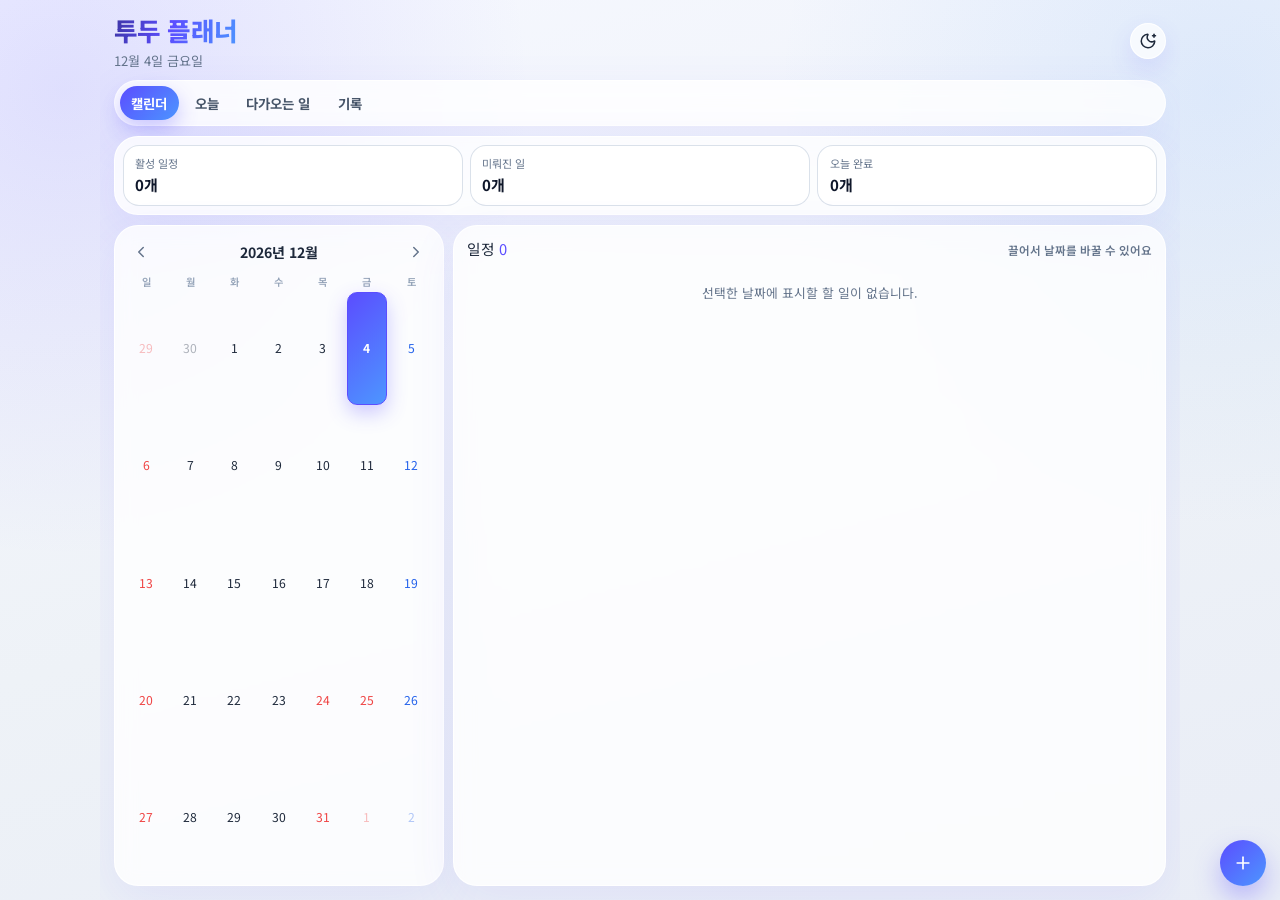
<file: ToDo-APP/index.html>
<!doctype html>
<html lang="ko">
<head>
  <meta charset="UTF-8" />
  <link rel="icon" type="image/svg+xml" href="/vite.svg" />
  <meta name="viewport" content="width=device-width, initial-scale=1.0" />
  <script>
    (function restoreThemePreference() {
      var themeKey = 'todoTheme';

      try {
        var storedTheme = localStorage.getItem(themeKey);
        var theme = storedTheme === 'dark' || storedTheme === 'light'
          ? storedTheme
          : (window.matchMedia && window.matchMedia('(prefers-color-scheme: dark)').matches ? 'dark' : 'light');

        document.documentElement.dataset.theme = theme;
        document.documentElement.style.colorScheme = theme;
      } catch (error) {
        document.documentElement.dataset.theme = 'light';
        document.documentElement.style.colorScheme = 'light';
      }
    })();
  </script>
  <script>
    (function restoreSpaRouteFromQuery() {
      var url = new URL(window.location.href);
      var route = url.searchParams.get('p');
      if (!route) return;

      var query = url.searchParams.get('q');
      var basePath = window.location.pathname.replace(/\/$/, '');
      var nextPath = basePath + decodeURIComponent(route);

      if (query) {
        nextPath += '?' + decodeURIComponent(query);
      }

      if (window.location.hash) {
        nextPath += window.location.hash;
      }

      window.history.replaceState(null, '', nextPath);
    })();
  </script>
  <title>투두 캘린더</title>
  <link rel="preconnect" href="https://fonts.googleapis.com" />
  <link rel="preconnect" href="https://fonts.gstatic.com" crossorigin />
  <link
    href="https://fonts.googleapis.com/css2?family=Noto+Sans+KR:wght@300;400;500;700;900&display=swap"
    rel="stylesheet"
  />
  <link href="https://fonts.googleapis.com/icon?family=Material+Icons+Round" rel="stylesheet" />
  <script type="module" crossorigin src="/ToDo-APP/assets/index-DtNVHnWe.js"></script>
  <link rel="stylesheet" crossorigin href="/ToDo-APP/assets/index-DPhPnJwX.css">
</head>
<body>
  <div id="root"></div>
</body>
</html>
</file>
<file: ToDo-APP/assets/index-DPhPnJwX.css>
.app-shell{min-height:100dvh;height:100dvh;background:var(--app-shell-bg);transition:background .3s ease;overflow:hidden}.calendar-page,.add-page{min-height:100dvh;height:100dvh;width:100%;overflow:hidden}.calendar-layout{max-width:1080px;margin:0 auto;height:100%;padding:.7rem .85rem .85rem;display:grid;gap:.6rem;grid-template-columns:minmax(250px,330px) minmax(0,1fr);grid-template-rows:auto auto auto minmax(0,1fr);align-content:stretch;overflow:hidden}.panel{background:var(--panel-bg);border:1px solid var(--panel-border);border-radius:24px;box-shadow:var(--panel-shadow);-webkit-backdrop-filter:blur(10px);backdrop-filter:blur(10px);transition:background-color .3s ease,border-color .3s ease,box-shadow .3s ease;min-height:0}.page-header{grid-column:1 / -1;display:flex;justify-content:space-between;align-items:center;gap:.55rem}.page-title-block{display:grid;gap:.18rem}.page-header-actions,.add-header-actions{display:inline-flex;align-items:center;justify-content:flex-end;gap:.45rem;flex:0 0 auto;margin-left:auto}.page-title{margin:0;font-size:clamp(1.42rem,2vw,1.95rem);font-weight:800;letter-spacing:-.02em;background:linear-gradient(110deg,#3c34a2,#5b4dff 45%,#4d96ff);-webkit-background-clip:text;background-clip:text;color:transparent}.page-subtitle{margin:0;color:var(--text-muted);font-size:.82rem;line-height:1.35}.view-switcher,.summary-strip{grid-column:1 / -1}.view-switcher{padding:.32rem;display:flex;flex-wrap:wrap;gap:.28rem}.view-switcher-btn{min-height:34px;padding:0 .72rem;border-radius:999px;background:transparent;color:var(--text-secondary);font-size:.84rem;font-weight:700;transition:.18s ease}.view-switcher-btn:hover{background:var(--accent-soft);color:var(--accent)}.view-switcher-btn.is-active{background:var(--accent-strong);color:#fff;box-shadow:var(--accent-shadow)}.summary-strip{padding:.5rem}.summary-grid{display:grid;grid-template-columns:repeat(3,minmax(0,1fr));gap:.45rem}.summary-card{padding:.56rem .72rem;border-radius:16px;border:1px solid var(--card-border);background:var(--card-bg)}.summary-card p{margin:0;font-size:.69rem;color:var(--text-muted)}.summary-card strong{display:block;margin-top:.16rem;font-size:.94rem;color:var(--text-contrast)}.calendar-card{height:100%;padding:.72rem;display:flex;flex-direction:column;min-height:0}.focus-info-panel{height:100%;padding:.8rem;display:grid;gap:.85rem;align-content:start;overflow:auto}.focus-copy{display:grid;gap:.55rem}.focus-copy h2{margin:0;font-size:.92rem}.focus-copy p,.focus-note-list p{margin:0;color:var(--text-secondary);line-height:1.45;font-size:.8rem}.focus-note-list{display:grid;gap:.6rem}.focus-note-list p{padding:.56rem .66rem;border-radius:14px;background:var(--surface-strong);border:1px solid var(--surface-strong-border)}.calendar-toolbar{display:flex;align-items:center;justify-content:space-between;margin-bottom:.4rem}.calendar-title{font-size:.88rem;color:var(--text-primary)}.calendar-nav{width:30px;height:30px;display:inline-flex;align-items:center;justify-content:center;border-radius:999px;color:var(--text-muted);background:transparent;transition:.2s ease}.calendar-nav:hover{background:var(--accent-soft);color:var(--accent)}.calendar-weekdays{display:grid;grid-template-columns:repeat(7,minmax(0,1fr));gap:4px;margin-bottom:.16rem}.calendar-days-grid{display:grid;grid-template-columns:repeat(7,minmax(0,1fr));grid-auto-rows:minmax(0,1fr);gap:4px;flex:1 1 auto;min-height:0}.calendar-weekday{text-align:center;font-size:.64rem;color:var(--text-soft);font-weight:600;padding-bottom:0}.calendar-day{position:relative;min-height:0;border-radius:10px;font-size:.76rem;color:var(--text-primary);display:flex;align-items:center;justify-content:center;background:transparent;transition:.18s ease;padding:.18rem 0}.calendar-day:hover:not(.is-disabled){background:var(--accent-soft)}.calendar-day.is-disabled{opacity:.35}.calendar-day.is-today{border:1px solid var(--accent);font-weight:700}.calendar-day.is-selected{background:var(--accent-strong);color:#fff;box-shadow:var(--accent-shadow)}.calendar-day.is-drop-target{outline:2px dashed var(--accent);outline-offset:-2px;background:var(--accent-soft-strong)}.calendar-day.is-holiday,.calendar-day.is-sunday{color:#ef4444}.calendar-day.is-saturday{color:#2563eb}.calendar-day.is-selected.is-holiday,.calendar-day.is-selected.is-sunday,.calendar-day.is-selected.is-saturday{color:#fff}.calendar-dot{position:absolute;bottom:5px;width:5px;height:5px;border-radius:999px}.calendar-dot.complete{background:#10b981}.calendar-dot.incomplete{background:#f59e0b}.calendar-dot.failed{background:#ef4444}.task-panel{height:100%;padding:.78rem .82rem .72rem;display:flex;flex-direction:column;min-height:0;overflow:hidden}.task-panel-header{display:flex;justify-content:space-between;align-items:baseline;gap:.6rem;margin-bottom:.42rem}.task-panel-header h2{margin:0;font-size:.92rem}.task-panel-header h2 span{color:var(--accent)}.task-panel-header small{color:var(--text-muted);font-size:.72rem;white-space:nowrap}.drag-hint{color:var(--accent);font-weight:600}.todo-list{display:flex;flex-direction:column;gap:.48rem;flex:1 1 auto;min-height:0;overflow:auto;padding-right:.25rem;touch-action:pan-y}.todo-item{display:grid;grid-template-columns:auto 1fr auto;gap:.6rem;align-items:start;padding:.64rem;border-radius:13px;border:1px solid var(--card-border);background:var(--card-bg);transition:.2s ease;cursor:grab}.todo-item:hover{transform:translateY(-1px);box-shadow:var(--card-hover-shadow)}.todo-item:active{cursor:grabbing}.todo-item.is-complete{opacity:.8}.todo-item.is-complete .todo-title{text-decoration:line-through}.todo-item.is-failed{opacity:.88;border-color:#ef444459}.todo-item.is-failed .todo-title{color:var(--text-secondary)}.todo-item.is-editing{grid-template-columns:1fr auto;cursor:default}.todo-item.is-dragging{opacity:.55;transform:none;box-shadow:0 0 0 2px var(--card-drag-shadow)}.todo-body{min-width:0}.todo-title{margin:0;font-size:.86rem;font-weight:600;color:var(--text-contrast);word-break:break-word}.todo-meta{display:flex;flex-wrap:wrap;gap:.3rem;margin-top:.32rem}.todo-note{margin:.32rem 0 0;font-size:.75rem;color:var(--text-secondary);white-space:pre-wrap;word-break:break-word}.todo-check{width:26px;height:26px;border-radius:999px;border:2px solid var(--check-border);background:var(--check-bg);display:inline-flex;align-items:center;justify-content:center;color:#fff}.todo-item.is-complete .todo-check{background:#10b981;border-color:#10b981}.todo-item.is-failed .todo-check{border-color:#ef4444;background:#ef444414}.todo-actions{display:flex;align-items:center;gap:.25rem;align-self:center}.status-btn{height:28px;padding:0 .62rem;border-radius:999px;background:#ef44441a;color:#b91c1c;font-size:.7rem;font-weight:700;transition:.18s ease}.status-btn:hover{background:#ef44442e}.status-btn.is-active{background:#64748b29;color:var(--text-secondary)}.icon-btn{width:28px;height:28px;border-radius:8px;display:inline-flex;align-items:center;justify-content:center;color:var(--icon-btn-text);background:var(--icon-btn-bg);transition:.18s ease}.icon-btn:hover{background:var(--icon-btn-hover-bg);color:var(--icon-btn-hover-text)}.icon-btn.is-primary{background:#5b4dff;color:#fff}.icon-btn.is-primary:hover{background:#4a3de6}.icon-btn.is-danger:hover{background:var(--danger-btn-hover-bg);color:var(--danger-btn-hover-text)}.todo-edit-grid{display:grid;gap:.45rem}.todo-edit-row{display:grid;grid-template-columns:repeat(3,minmax(0,1fr));gap:.45rem}.todo-edit-input{width:100%;border-radius:10px;border:1px solid var(--input-border);background:var(--input-bg);color:var(--input-text);padding:.48rem .62rem;font-size:.86rem}.todo-edit-input:focus{outline:2px solid var(--accent-ring-soft);border-color:var(--accent-ring)}.todo-checkline{display:flex;justify-content:center;align-items:center;flex-wrap:wrap;width:100%;gap:.45rem;color:var(--text-secondary);font-size:.82rem;line-height:1.35;text-align:center}.todo-checkline input{flex:0 0 auto;margin-top:0}.todo-checkline span{word-break:keep-all;overflow-wrap:anywhere}.empty-state{padding:1rem .6rem;text-align:center;color:var(--text-muted);font-size:.8rem}.badge{display:inline-flex;align-items:center;border-radius:999px;padding:.14rem .42rem;font-size:.63rem;font-weight:700;color:#fff;letter-spacing:.01em}.badge.high{background:#ef4444}.badge.medium{background:#f59e0b}.badge.low{background:#10b981}.badge.neutral{background:#475569}.badge.tag{background:#64748b}.badge.deadline{background:#7c3aed}.badge.duration{background:#0f766e}.badge.safe{background:#10b981}.badge.failed{background:#ef4444}.badge.dday.urgent{background:#dc2626}.badge.dday.warning{background:#f59e0b}.badge.dday.safe{background:#16a34a}.upcoming-groups{display:grid;gap:.55rem;flex:1 1 auto;min-height:0;overflow:auto;padding-right:.25rem}.upcoming-group{display:grid;gap:.38rem}.upcoming-group-header{display:flex;justify-content:space-between;align-items:center;gap:.75rem}.upcoming-group-header h3{margin:0;font-size:.84rem}.upcoming-group-header span{color:var(--text-muted);font-size:.82rem;font-weight:700}.activity-list{display:grid;gap:.45rem;flex:1 1 auto;min-height:0;overflow:auto;padding-right:.25rem}.activity-item{display:grid;gap:.45rem;padding:.64rem;border-radius:13px;border:1px solid var(--card-border);background:var(--card-bg)}.activity-main{display:flex;align-items:center;gap:.55rem;flex-wrap:wrap}.activity-title{margin:0;font-weight:600;font-size:.84rem;color:var(--text-contrast);word-break:break-word}.activity-meta{font-size:.78rem;color:var(--text-muted)}.activity-badge.created{background:#2563eb}.activity-badge.updated,.activity-badge.reopened{background:#64748b}.activity-badge.completed{background:#10b981}.activity-badge.failed,.activity-badge.deleted{background:#ef4444}.fab-add{position:fixed;right:.9rem;bottom:.85rem;width:46px;height:46px;border-radius:999px;display:inline-flex;align-items:center;justify-content:center;color:#fff;background:linear-gradient(135deg,#5b4dff,#4d96ff);box-shadow:var(--fab-shadow)}.add-page{display:flex;justify-content:center;padding:.75rem;overflow:hidden}.add-form{width:min(720px,100%);display:grid;gap:.7rem;max-height:100%;overflow:auto;padding-right:.2rem}.add-header{display:flex;align-items:center;justify-content:space-between;gap:.5rem;padding:.15rem .1rem}.add-header h1{margin:0;font-size:1.08rem}.date-badge{padding:.28rem .55rem;font-size:.78rem;border-radius:999px;background:var(--date-badge-bg);color:var(--date-badge-text)}.form-card{background:var(--surface-strong);border:1px solid var(--surface-strong-border);border-radius:18px;padding:.7rem;display:grid;gap:.35rem;box-shadow:var(--surface-strong-shadow)}.form-card.split{grid-template-columns:repeat(2,minmax(0,1fr));gap:.7rem}.form-card label{color:var(--text-primary);font-size:.74rem;font-weight:700}.form-card input,.form-card select,.form-card textarea{width:100%;border-radius:10px;border:1px solid var(--input-border);background:var(--input-bg);color:var(--input-text);padding:.52rem .58rem;font-size:.86rem}.form-card input:focus,.form-card select:focus,.form-card textarea:focus{outline:2px solid var(--accent-ring-soft);border-color:var(--accent-ring)}.add-actions{position:sticky;bottom:0}.submit-btn{width:100%;height:46px;border-radius:14px;background:linear-gradient(135deg,#5b4dff,#4d96ff);color:#fff;display:inline-flex;gap:.4rem;align-items:center;justify-content:center;font-weight:700;box-shadow:var(--fab-shadow)}.submit-btn:hover{filter:brightness(1.05)}.theme-toggle{width:36px;height:36px;padding:0;border-radius:999px;position:relative;z-index:1;display:inline-flex;align-items:center;justify-content:center;background:var(--theme-toggle-bg);border:1px solid var(--theme-toggle-border);color:var(--theme-toggle-text);box-shadow:var(--theme-toggle-shadow);-webkit-backdrop-filter:blur(10px);backdrop-filter:blur(10px);transition:transform .18s ease,background-color .18s ease,color .18s ease}.theme-toggle:hover{transform:translateY(-1px);background:var(--theme-toggle-bg-hover)}.todo-edit-input::-moz-placeholder,.form-card input::-moz-placeholder,.form-card textarea::-moz-placeholder{color:var(--text-muted)}.todo-edit-input::placeholder,.form-card input::placeholder,.form-card textarea::placeholder{color:var(--text-muted)}.theme-toggle:focus-visible,.calendar-nav:focus-visible,.icon-btn:focus-visible,.todo-check:focus-visible,.calendar-day:focus-visible,.submit-btn:focus-visible,.fab-add:focus-visible{outline:2px solid var(--accent-ring-soft);outline-offset:2px}@media(max-width:900px){.todo-edit-row{grid-template-columns:repeat(2,minmax(0,1fr))}}@media(max-width:760px),(max-width:900px)and (max-height:600px){.calendar-layout{grid-template-columns:1fr;height:auto;min-height:100%;overflow:visible;padding-bottom:5rem}.app-shell,.calendar-page,.add-page{height:auto;min-height:100dvh;overflow:visible}html,body{overflow:auto}.focus-info-panel,.task-panel,.calendar-card,.upcoming-groups,.activity-list,.add-page,.add-form{overflow:visible;max-height:none}}@media(max-width:520px){.calendar-layout{padding:1rem}.page-header,.add-header{align-items:flex-start;flex-wrap:wrap}.page-header-actions,.add-header-actions{width:100%;justify-content:flex-end}.form-card.split,.todo-edit-row{grid-template-columns:1fr}.summary-strip{padding:.35rem}.summary-grid{grid-template-columns:repeat(3,minmax(0,1fr));gap:.3rem}.summary-card{padding:.44rem .3rem;border-radius:14px;text-align:center}.summary-card p{font-size:.58rem;white-space:nowrap}.summary-card strong{margin-top:.08rem;font-size:.8rem}}@layer properties{@supports ((-webkit-hyphens:none) and (not (margin-trim:inline))) or ((-moz-orient:inline) and (not (color:rgb(from red r g b)))){*,:before,:after,::backdrop{--tw-duration:initial}}}@layer theme{:root,:host{--font-sans:ui-sans-serif, system-ui, sans-serif, "Apple Color Emoji", "Segoe UI Emoji", "Segoe UI Symbol", "Noto Color Emoji";--font-mono:ui-monospace, SFMono-Regular, Menlo, Monaco, Consolas, "Liberation Mono", "Courier New", monospace;--spacing:.25rem;--default-transition-duration:.15s;--default-transition-timing-function:cubic-bezier(.4, 0, .2, 1);--default-font-family:var(--font-sans);--default-mono-font-family:var(--font-mono);--font-body:"Noto Sans KR", sans-serif}}@layer base{*,:after,:before,::backdrop{box-sizing:border-box;border:0 solid;margin:0;padding:0}::file-selector-button{box-sizing:border-box;border:0 solid;margin:0;padding:0}html,:host{-webkit-text-size-adjust:100%;-moz-tab-size:4;-o-tab-size:4;tab-size:4;line-height:1.5;font-family:var(--default-font-family,ui-sans-serif, system-ui, sans-serif, "Apple Color Emoji", "Segoe UI Emoji", "Segoe UI Symbol", "Noto Color Emoji");font-feature-settings:var(--default-font-feature-settings,normal);font-variation-settings:var(--default-font-variation-settings,normal);-webkit-tap-highlight-color:transparent}hr{height:0;color:inherit;border-top-width:1px}abbr:where([title]){-webkit-text-decoration:underline dotted;text-decoration:underline dotted}h1,h2,h3,h4,h5,h6{font-size:inherit;font-weight:inherit}a{color:inherit;-webkit-text-decoration:inherit;text-decoration:inherit}b,strong{font-weight:bolder}code,kbd,samp,pre{font-family:var(--default-mono-font-family,ui-monospace, SFMono-Regular, Menlo, Monaco, Consolas, "Liberation Mono", "Courier New", monospace);font-feature-settings:var(--default-mono-font-feature-settings,normal);font-variation-settings:var(--default-mono-font-variation-settings,normal);font-size:1em}small{font-size:80%}sub,sup{vertical-align:baseline;font-size:75%;line-height:0;position:relative}sub{bottom:-.25em}sup{top:-.5em}table{text-indent:0;border-color:inherit;border-collapse:collapse}:-moz-focusring{outline:auto}progress{vertical-align:baseline}summary{display:list-item}ol,ul,menu{list-style:none}img,svg,video,canvas,audio,iframe,embed,object{vertical-align:middle;display:block}img,video{max-width:100%;height:auto}button,input,select,optgroup,textarea{font:inherit;font-feature-settings:inherit;font-variation-settings:inherit;letter-spacing:inherit;color:inherit;opacity:1;background-color:#0000;border-radius:0}::file-selector-button{font:inherit;font-feature-settings:inherit;font-variation-settings:inherit;letter-spacing:inherit;color:inherit;opacity:1;background-color:#0000;border-radius:0}:where(select:is([multiple],[size])) optgroup{font-weight:bolder}:where(select:is([multiple],[size])) optgroup option{padding-inline-start:20px}::file-selector-button{margin-inline-end:4px}::-moz-placeholder{opacity:1}::placeholder{opacity:1}@supports (not (-webkit-appearance:-apple-pay-button)) or (contain-intrinsic-size:1px){::-moz-placeholder{color:currentColor}::placeholder{color:currentColor}@supports (color:color-mix(in lab,red,red)){::-moz-placeholder{color:color-mix(in oklab,currentcolor 50%,transparent)}::placeholder{color:color-mix(in oklab,currentcolor 50%,transparent)}}}textarea{resize:vertical}::-webkit-search-decoration{-webkit-appearance:none}::-webkit-date-and-time-value{min-height:1lh;text-align:inherit}::-webkit-datetime-edit{display:inline-flex}::-webkit-datetime-edit-fields-wrapper{padding:0}::-webkit-datetime-edit{padding-block:0}::-webkit-datetime-edit-year-field{padding-block:0}::-webkit-datetime-edit-month-field{padding-block:0}::-webkit-datetime-edit-day-field{padding-block:0}::-webkit-datetime-edit-hour-field{padding-block:0}::-webkit-datetime-edit-minute-field{padding-block:0}::-webkit-datetime-edit-second-field{padding-block:0}::-webkit-datetime-edit-millisecond-field{padding-block:0}::-webkit-datetime-edit-meridiem-field{padding-block:0}::-webkit-calendar-picker-indicator{line-height:1}:-moz-ui-invalid{box-shadow:none}button,input:where([type=button],[type=reset],[type=submit]){-webkit-appearance:button;-moz-appearance:button;appearance:button}::file-selector-button{-webkit-appearance:button;-moz-appearance:button;appearance:button}::-webkit-inner-spin-button{height:auto}::-webkit-outer-spin-button{height:auto}[hidden]:where(:not([hidden=until-found])){display:none!important}*,:before,:after{box-sizing:border-box}html{background:var(--body-bg);height:100%;overflow:hidden}body{font-family:var(--font-body);transition-property:color,background-color,border-color,outline-color,text-decoration-color,fill,stroke,--tw-gradient-from,--tw-gradient-via,--tw-gradient-to;transition-timing-function:var(--tw-ease,var(--default-transition-timing-function));transition-duration:var(--tw-duration,var(--default-transition-duration));--tw-duration:.3s;background:var(--body-bg);min-height:100%;color:var(--body-text);margin:0;transition-duration:.3s;overflow:hidden}#root{height:100%;min-height:100%}button,input,select,textarea{font:inherit}button{cursor:pointer;border:none}a{color:inherit;text-decoration:none}}@layer components;@layer utilities{.visible{visibility:visible}.static{position:static}.start{inset-inline-start:var(--spacing)}.end{inset-inline-end:var(--spacing)}.container{width:100%}@media(min-width:40rem){.container{max-width:40rem}}@media(min-width:48rem){.container{max-width:48rem}}@media(min-width:64rem){.container{max-width:64rem}}@media(min-width:80rem){.container{max-width:80rem}}@media(min-width:96rem){.container{max-width:96rem}}.grid{display:grid}}:root{color-scheme:light;--body-bg:#eef2f7;--body-text:#1e293b;--app-shell-bg:radial-gradient(circle at 5% 10%, #5b4dff24, transparent 32%), radial-gradient(circle at 95% 10%, #4d96ff1f, transparent 30%), linear-gradient(165deg, #f6f8ff 0%, #eef2f7 55%, #e9edf6 100%);--panel-bg:#fffc;--panel-border:#ffffffe6;--panel-shadow:0 16px 50px #5b4dff14;--card-bg:#ffffffe6;--card-border:#cbd5e1b3;--card-hover-shadow:0 8px 22px #0f172a14;--card-drag-shadow:#5b4dff38;--surface-strong:#ffffffd6;--surface-strong-border:#ffffffeb;--surface-strong-shadow:0 10px 28px #5b4dff17;--text-primary:#1e293b;--text-secondary:#475569;--text-muted:#64748b;--text-soft:#94a3b8;--text-contrast:#0f172a;--accent:#5b4dff;--accent-strong:linear-gradient(135deg, #5b4dff, #4d96ff);--accent-soft:#5b4dff1a;--accent-soft-strong:#5b4dff24;--accent-shadow:0 8px 20px #5b4dff4d;--accent-ring-soft:#5b4dff40;--accent-ring:#5b4dff66;--check-border:#94a3b8;--check-bg:transparent;--input-bg:#fff;--input-border:#94a3b880;--input-text:#0f172a;--icon-btn-bg:#94a3b81f;--icon-btn-text:#475569;--icon-btn-hover-bg:#5b4dff26;--icon-btn-hover-text:#1f2937;--danger-btn-hover-bg:#ef444433;--danger-btn-hover-text:#b91c1c;--date-badge-bg:#5b4dff2e;--date-badge-text:#4338ca;--theme-toggle-bg:#ffffffb8;--theme-toggle-bg-hover:#fffffff2;--theme-toggle-border:#fffffff2;--theme-toggle-text:#1e293b;--theme-toggle-shadow:0 10px 24px #5b4dff1f;--fab-shadow:0 12px 26px #5b4dff59}[data-theme=dark]{color-scheme:dark;--body-bg:#081120;--body-text:#e2e8f0;--app-shell-bg:radial-gradient(circle at 12% 12%, #5b4dff3d, transparent 34%), radial-gradient(circle at 88% 14%, #4d96ff2e, transparent 30%), linear-gradient(165deg, #050816 0%, #0b1220 56%, #111827 100%);--panel-bg:#0f172ab8;--panel-border:#94a3b82e;--panel-shadow:0 20px 55px #02061773;--card-bg:#0f172ad6;--card-border:#47556985;--card-hover-shadow:0 12px 28px #02061757;--card-drag-shadow:#818cf873;--surface-strong:#0f172ad1;--surface-strong-border:#94a3b829;--surface-strong-shadow:0 18px 44px #0206175c;--text-primary:#e2e8f0;--text-secondary:#cbd5e1;--text-muted:#94a3b8;--text-soft:#64748b;--text-contrast:#f8fafc;--accent:#8b7cff;--accent-strong:linear-gradient(135deg, #7c6cff, #39a6ff);--accent-soft:#818cf824;--accent-soft-strong:#818cf838;--accent-shadow:0 12px 28px #38bdf829;--accent-ring-soft:#818cf852;--accent-ring:#818cf885;--check-border:#64748b;--check-bg:#0206171a;--input-bg:#0f172aeb;--input-border:#64748b9e;--input-text:#f8fafc;--icon-btn-bg:#334155d1;--icon-btn-text:#cbd5e1;--icon-btn-hover-bg:#5b4dff3d;--icon-btn-hover-text:#f8fafc;--danger-btn-hover-bg:#ef444442;--danger-btn-hover-text:#fecaca;--date-badge-bg:#818cf833;--date-badge-text:#dbeafe;--theme-toggle-bg:#0f172ac7;--theme-toggle-bg-hover:#1e293bfa;--theme-toggle-border:#94a3b82e;--theme-toggle-text:#f8fafc;--theme-toggle-shadow:0 16px 36px #0206174d;--fab-shadow:0 16px 34px #02061766}@property --tw-duration{syntax:"*";inherits:false}
</file>
